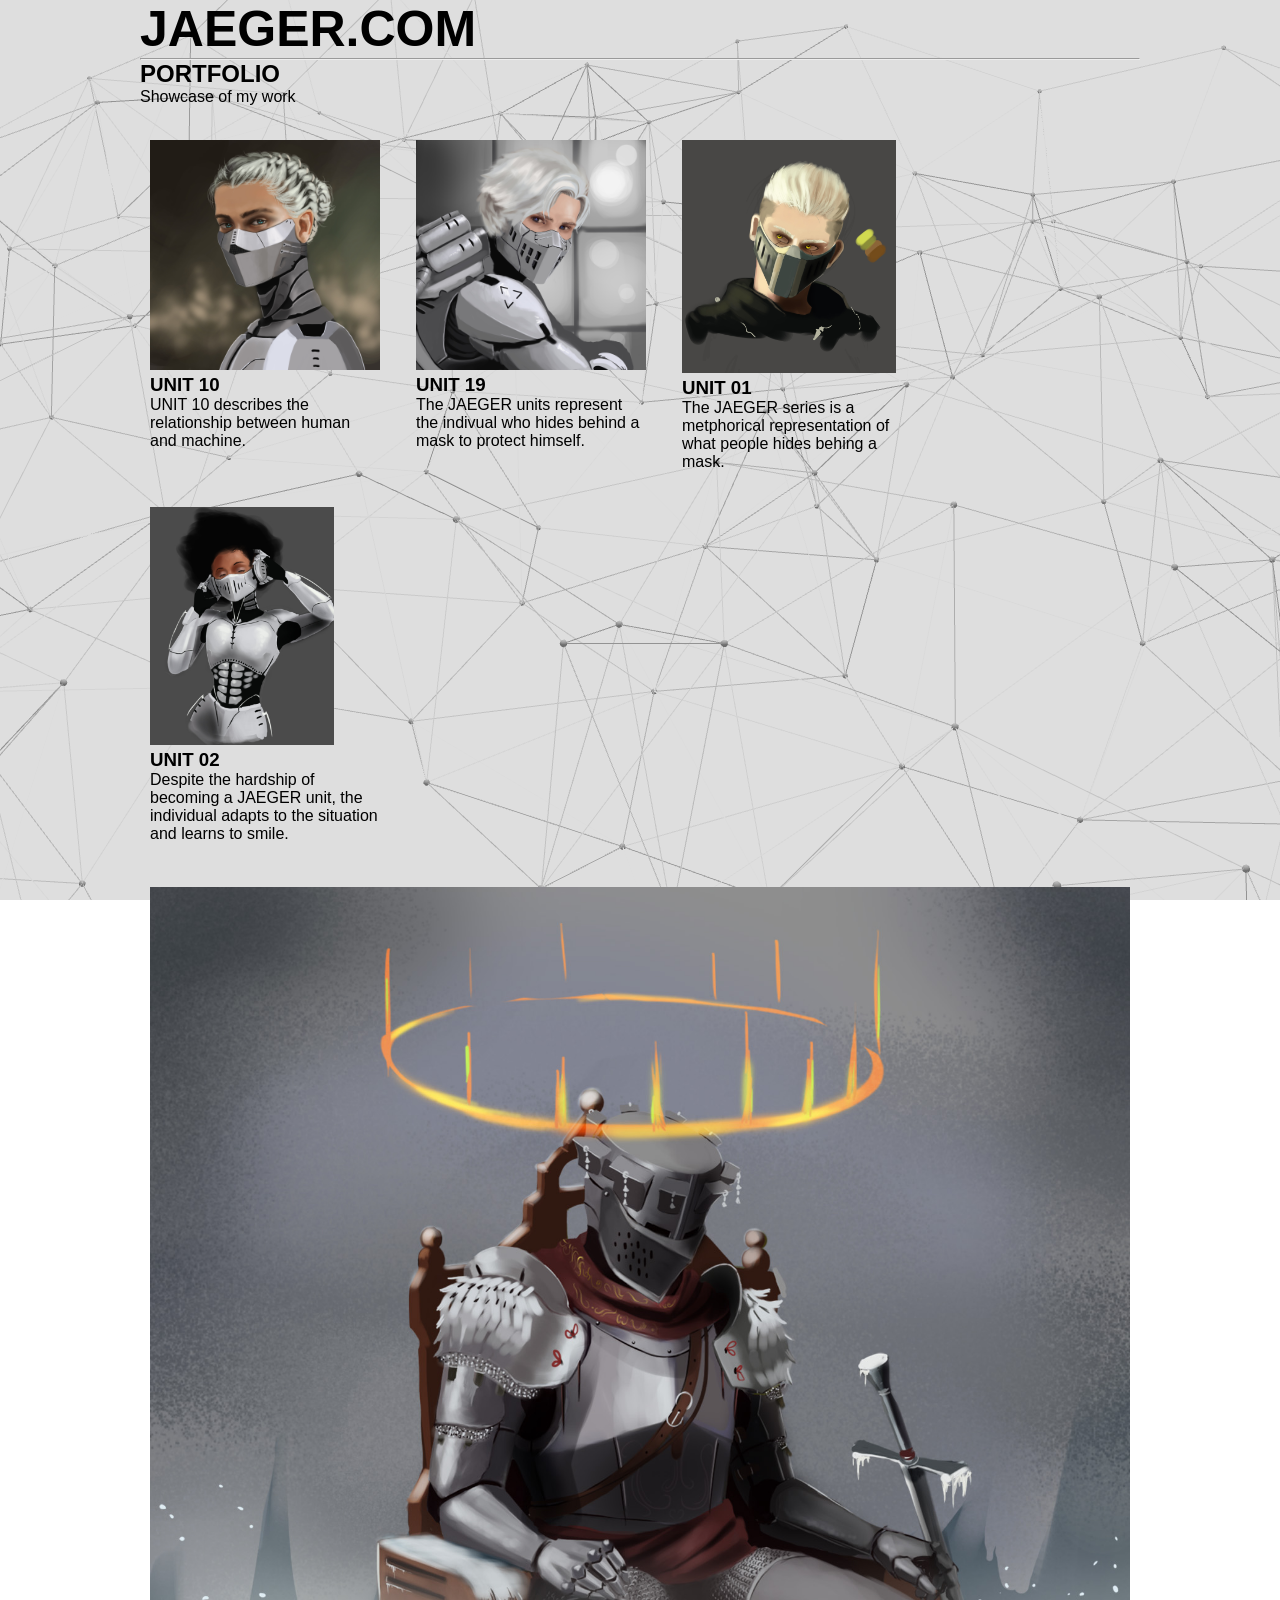
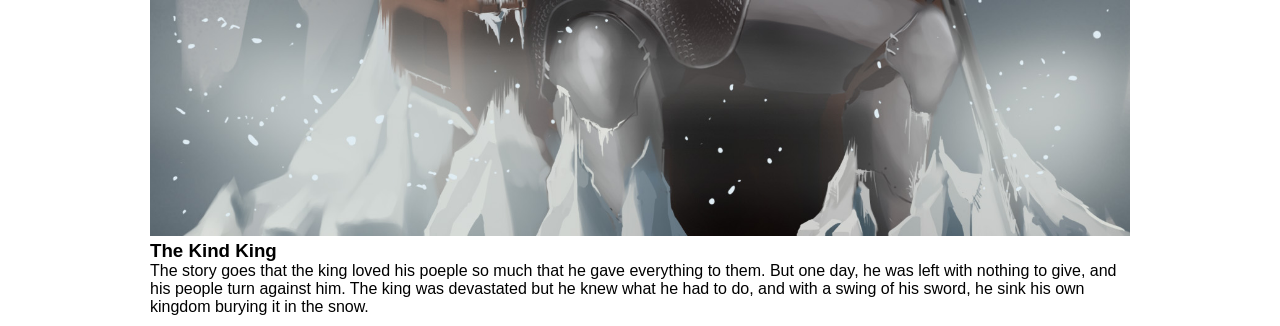
<file: JAEGER.html>
<!DOCTYPE html>
<html>
<head>
<meta name="JAEGER" content="width=device-width, initial-scale=1">
<script src="three.r95.min.js"></script>
<script src="vanta.net.min.js"></script>
<style>
* {
  margin: 0;
  padding: 0;
  max-width: 100%;
}

body {
  /* background-color: #F5F5F5; */
  /* padding: 20px; */
  font-family: Arial;
}

#interactive {
  width: 100vw;
  height:100vh;
  position: fixed;
  z-index: -999;
}

/* Center website */
.main {
  max-width: 1000px;
  margin: auto;
}

h1 {
  font-size: 50px;
  word-break: break-all;
}

.row {
  margin: 8px -16px;
}

/* Add padding BETWEEN each column */
.row,
.row > .column {
  padding: 8px;
}

/* Create four equal columns that floats next to each other */
.column {
  float: left;
  width: 25%;
}

/* Clear floats after rows */
.row:after {
  content: "";
  display: table;
  clear: both;
}

/* Content */
.content {
  /* background-color: white; */
  padding: 10px;
}

/* Responsive layout - makes a two column-layout instead of four columns */
@media screen and (max-width: 900px) {
  .column {
    width: 50%;
  }
}

/* Responsive layout - makes the two columns stack on top of each other instead of next to each other */
@media screen and (max-width: 600px) {
  .column {
    width: 100%;
  }
}
</style>
</head>
<body>
  <div id="interactive"></div>
<!-- MAIN (Center website) -->
<div class="main">

<h1>JAEGER.COM</h1>
<hr>

<h2>PORTFOLIO</h2>
<p>Showcase of my work</p>

<!-- Portfolio Gallery Grid -->
<div class="row">
  <div class="column">
    <div class="content">
      <img src="images/Test_10.jpg" alt="UNIT 10" style="width:100%">
      <h3>UNIT 10</h3>
      <p>UNIT 10 describes the relationship between human and machine.</p>
    </div>
  </div>
  <div class="column">
    <div class="content">
    <img src="images/Test_19.jpg" alt="UNIT 19" style="width:100%">
      <h3>UNIT 19</h3>
      <p>The JAEGER units represent the indivual who hides behind a mask to protect himself.</p>
    </div>
  </div>
  <div class="column">
    <div class="content">
    <img src="images/Test_1.jpg" alt="Guilt" style="width:93%">
      <h3>UNIT 01</h3>
      <p>The JAEGER series is a metphorical representation of what people hides behing a mask.</p>
    </div>
  </div>
  <div class="column">
    <div class="content">
    <img src="images/Test_2.jpg" alt="Smile" style="width:80%">
      <h3>UNIT 02</h3>
      <p>Despite the hardship of becoming a JAEGER unit, the individual adapts
      to the situation and learns to smile.</p>
    </div>
  </div>
<!-- END GRID -->
</div>

<div class="content">
  <img src="images/Test_20.jpg" alt="King" style="width:100%">
  <h3>The Kind King</h3>
  <p>The story goes that the king loved his poeple so much that he gave everything
  to them. But one day, he was left with nothing to give, and his people turn against
  him. The king was devastated but he knew what he had to do, and with a swing of his
  sword, he sink his own kingdom burying it in the snow.</p>

</div>

<!-- END MAIN -->
</div>

<script>
VANTA.NET({
el: "#interactive",
mouseControls: true,
touchControls: true,
minHeight: 200.00,
minWidth: 200.00,
scale: 1.00,
scaleMobile: 1.00,
color: 0x939393,
backgroundColor: 0xdedede,
points: 9.00,
maxDistance: 26.00,
spacing: 18.00
})
</script>

</body>
</html>
</file>
